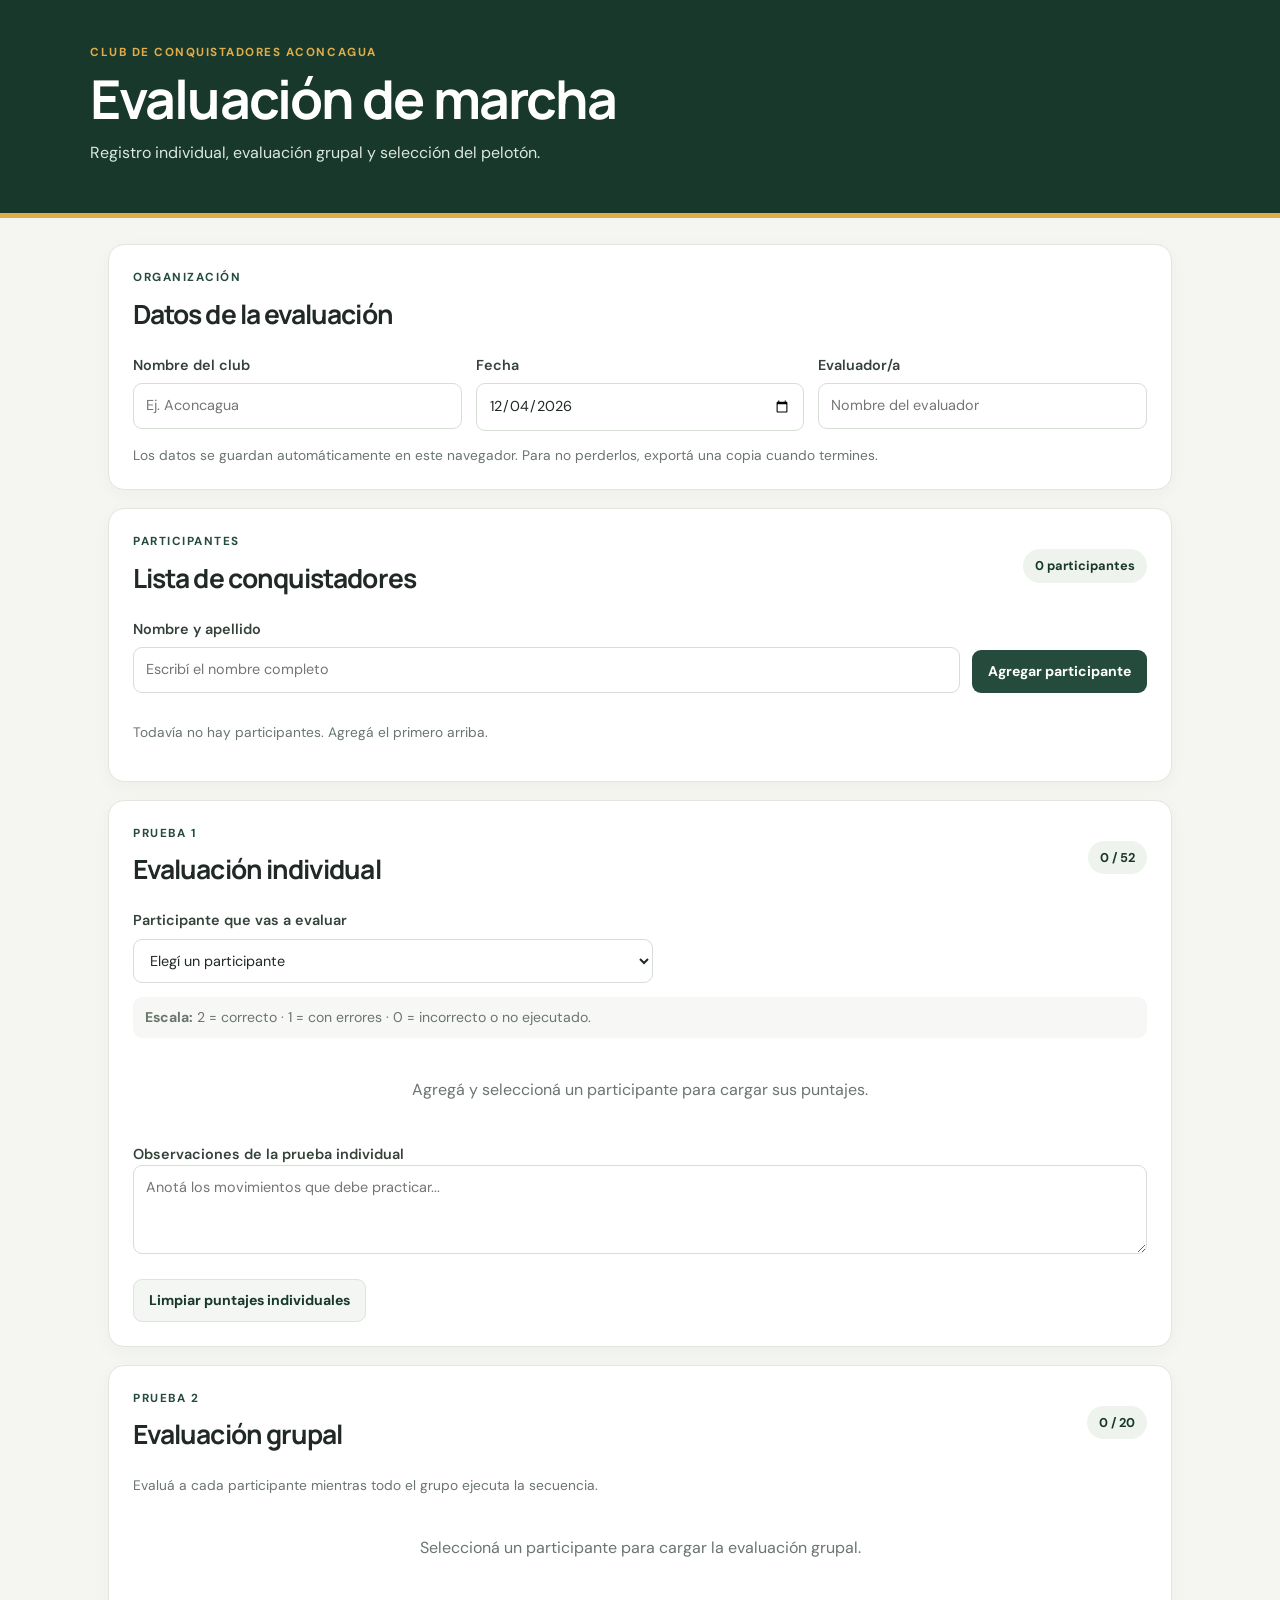
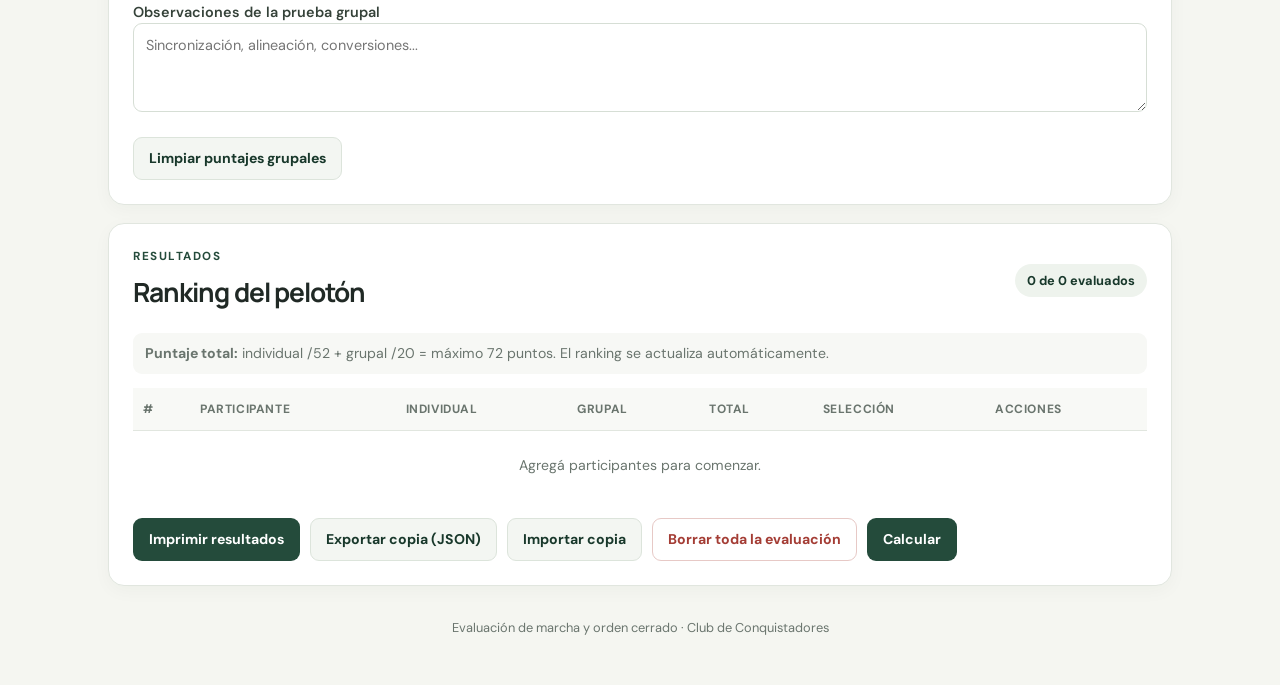
<file: index.html>
<!DOCTYPE html>
<html lang="es">
<head>
  <meta charset="UTF-8">
  <meta name="viewport" content="width=device-width, initial-scale=1.0">
  <title>Evaluación de Marcha | Conquistadores</title>
  <link rel="stylesheet" href="styles.css">
</head>
<body>
  <header class="hero">
    <div class="hero-inner">
      <p class="eyebrow">CLUB DE CONQUISTADORES ACONCAGUA</p>
      <h1>Evaluación de marcha</h1>
      <p class="hero-text">Registro individual, evaluación grupal y selección del pelotón.</p>
    </div>
  </header>

  <main class="container">
    <section class="panel">
      <div class="section-heading">
        <div>
          <p class="eyebrow">ORGANIZACIÓN</p>
          <h2>Datos de la evaluación</h2>
        </div>
      </div>
      <div class="form-grid">
        <label>Nombre del club<input id="clubName" placeholder="Ej. Aconcagua"></label>
        <label>Fecha<input id="eventDate" type="date"></label>
        <label>Evaluador/a<input id="evaluator" placeholder="Nombre del evaluador"></label>
      </div>
      <p class="small-note">Los datos se guardan automáticamente en este navegador. Para no perderlos, exportá una copia cuando termines.</p>
    </section>

    <section class="panel">
      <div class="section-heading">
        <div>
          <p class="eyebrow">PARTICIPANTES</p>
          <h2>Lista de conquistadores</h2>
        </div>
        <span class="counter" id="participantCount">0 participantes</span>
      </div>
      <form id="addForm" class="add-form">
        <label class="grow">Nombre y apellido<input id="participantName" required placeholder="Escribí el nombre completo"></label>
        <button class="btn primary" type="submit">Agregar participante</button>
      </form>
      <div id="participantList" class="participant-list"></div>
    </section>

    <section class="panel" id="evaluationPanel">
      <div class="section-heading">
        <div>
          <p class="eyebrow">PRUEBA 1</p>
          <h2>Evaluación individual</h2>
        </div>
        <span class="score-pill" id="individualTotal">0 / 52</span>
      </div>
      <label class="select-label">Participante que vas a evaluar
        <select id="participantSelect"><option value="">Primero agregá un participante</option></select>
      </label>
      <p class="legend"><b>Escala:</b> 2 = correcto · 1 = con errores · 0 = incorrecto o no ejecutado.</p>
      <div id="individualSections"></div>
      <label class="notes-label">Observaciones de la prueba individual<textarea id="individualNotes" rows="3" placeholder="Anotá los movimientos que debe practicar..."></textarea></label>
      <div class="action-row">
        <button class="btn secondary" id="clearIndividual" type="button">Limpiar puntajes individuales</button>
      </div>
    </section>

    <section class="panel">
      <div class="section-heading">
        <div>
          <p class="eyebrow">PRUEBA 2</p>
          <h2>Evaluación grupal</h2>
        </div>
        <span class="score-pill" id="groupTotal">0 / 20</span>
      </div>
      <p class="muted">Evaluá a cada participante mientras todo el grupo ejecuta la secuencia.</p>
      <div id="groupCriteria"></div>
      <label class="notes-label">Observaciones de la prueba grupal<textarea id="groupNotes" rows="3" placeholder="Sincronización, alineación, conversiones..."></textarea></label>
      <div class="action-row">
        <button class="btn secondary" id="clearGroup" type="button">Limpiar puntajes grupales</button>
      </div>
    </section>

    <section class="panel">
      <div class="section-heading">
        <div>
          <p class="eyebrow">RESULTADOS</p>
          <h2>Ranking del pelotón</h2>
        </div>
        <span class="counter" id="rankSummary">0 evaluados</span>
      </div>
      <p class="legend"><b>Puntaje total:</b> individual /52 + grupal /20 = máximo 72 puntos. El ranking se actualiza automáticamente.</p>
      <div class="table-wrap">
        <table>
          <thead><tr><th>#</th><th>Participante</th><th>Individual</th><th>Grupal</th><th>Total</th><th>Selección</th><th>Acciones</th></tr></thead>
          <tbody id="rankingBody"><tr><td colspan="7" class="empty">Agregá participantes para comenzar.</td></tr></tbody>
        </table>
      </div>
      <div class="action-row wrap">
        <button class="btn primary" id="printBtn" type="button">Imprimir resultados</button>
        <button class="btn secondary" id="exportBtn" type="button">Exportar copia (JSON)</button>
        <label class="btn secondary file-label">Importar copia<input id="importFile" type="file" accept=".json,application/json" hidden></label>
        <button class="btn danger-outline" id="resetAll" type="button">Borrar toda la evaluación</button>
        <a href="calcu.html" target="_blank"><button class="btn primary" id="printBtn" type="button">Calcular</button></a>
      </div>
    </section>

    <footer>Evaluación de marcha y orden cerrado · Club de Conquistadores</footer>
  </main>
  <script src="script.js"></script>
</body>
</html>
</file>
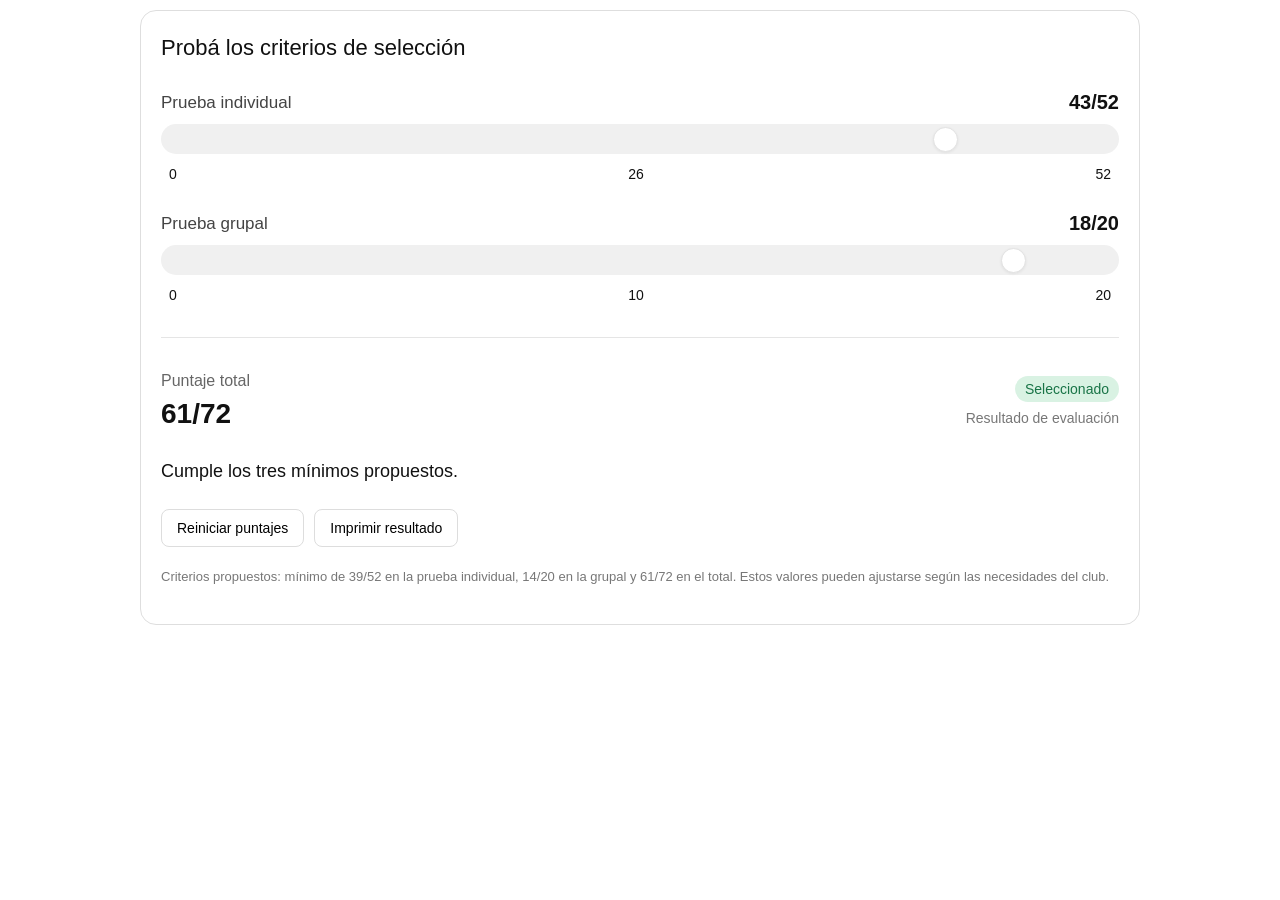
<file: calcu.html>
<!DOCTYPE html>
<html lang="es">
<head>
    <meta charset="UTF-8">
    <meta name="viewport" content="width=device-width, initial-scale=1.0">
    <title>Criterios de selección</title>

    <style>
        * {
            box-sizing: border-box;
        }

        body {
            margin: 0;
            padding: 10px;
            font-family: Arial, Helvetica, sans-serif;
            color: #111;
            background: #fff;
        }

        .tarjeta {
            width: 100%;
            max-width: 1000px;
            margin: 0 auto;
            padding: 24px 20px;
            border: 1px solid #dedede;
            border-radius: 16px;
            background: #fff;
        }

        h2 {
            margin: 0 0 30px;
            font-size: 22px;
            font-weight: 500;
        }

        .prueba {
            margin-bottom: 30px;
        }

        .encabezado {
            display: flex;
            justify-content: space-between;
            align-items: center;
            gap: 10px;
            margin-bottom: 10px;
            color: #444;
            font-size: 17px;
        }

        .valor {
            color: #111;
            font-size: 20px;
            font-weight: 600;
            white-space: nowrap;
        }

        input[type="range"] {
            display: block;
            width: 100%;
            height: 30px;
            margin: 0;
            appearance: none;
            -webkit-appearance: none;
            border-radius: 20px;
            background: #f0f0f0;
            cursor: pointer;
        }

        input[type="range"]::-webkit-slider-thumb {
            appearance: none;
            -webkit-appearance: none;
            width: 25px;
            height: 25px;
            border: 1px solid #e2e2e2;
            border-radius: 50%;
            background: #fff;
            box-shadow: 0 1px 3px #0001;
        }

        input[type="range"]::-moz-range-thumb {
            width: 23px;
            height: 23px;
            border: 1px solid #e2e2e2;
            border-radius: 50%;
            background: #fff;
            box-shadow: 0 1px 3px #0001;
        }

        .escala {
            display: flex;
            justify-content: space-between;
            margin-top: 12px;
            padding: 0 8px;
            font-size: 14px;
        }

        .resultado {
            display: flex;
            justify-content: space-between;
            align-items: center;
            gap: 15px;
            margin-top: 34px;
            padding-top: 34px;
            border-top: 1px solid #e5e5e5;
        }

        .etiqueta {
            margin-bottom: 8px;
            color: #666;
            font-size: 16px;
        }

        .total {
            font-size: 28px;
            font-weight: 600;
        }

        .estado-contenedor {
            text-align: right;
        }

        .estado {
            display: inline-block;
            padding: 5px 10px;
            border-radius: 20px;
            font-size: 14px;
            white-space: nowrap;
        }

        .seleccionado {
            color: #197447;
            background: #d9f2e3;
        }

        .consideracion {
            color: #8a5b00;
            background: #fff0c2;
        }

        .practica {
            color: #a12d2d;
            background: #f9dddd;
        }

        .sin-evaluar {
            color: #555;
            background: #eeeeee;
        }

        .subtitulo {
            margin-top: 8px;
            color: #777;
            font-size: 14px;
        }

        .mensaje {
            margin-top: 28px;
            font-size: 18px;
            line-height: 1.5;
        }

        .botones {
            display: flex;
            flex-wrap: wrap;
            gap: 10px;
            margin-top: 24px;
        }

        button {
            padding: 10px 15px;
            border: 1px solid #ddd;
            border-radius: 8px;
            background: #fff;
            font-size: 14px;
            cursor: pointer;
        }

        button:hover {
            background: #f5f5f5;
        }

        .nota {
            margin-top: 20px;
            color: #777;
            font-size: 13px;
            line-height: 1.5;
        }

        @media (max-width: 500px) {
            .tarjeta {
                padding: 20px 14px;
            }

            h2 {
                font-size: 20px;
            }

            .encabezado {
                font-size: 15px;
            }

            .valor {
                font-size: 18px;
            }

            .total {
                font-size: 25px;
            }

            .mensaje {
                font-size: 16px;
            }
        }
    </style>
</head>

<body>

    <main class="tarjeta">
        <h2>Probá los criterios de selección</h2>

        <div class="prueba">
            <div class="encabezado">
                <label for="individual">Prueba individual</label>
                <span class="valor">
                    <span id="valorIndividual">43</span>/52
                </span>
            </div>

            <input
                type="range"
                id="individual"
                min="0"
                max="52"
                value="43"
            >

            <div class="escala">
                <span>0</span>
                <span>26</span>
                <span>52</span>
            </div>
        </div>

        <div class="prueba">
            <div class="encabezado">
                <label for="grupal">Prueba grupal</label>
                <span class="valor">
                    <span id="valorGrupal">18</span>/20
                </span>
            </div>

            <input
                type="range"
                id="grupal"
                min="0"
                max="20"
                value="18"
            >

            <div class="escala">
                <span>0</span>
                <span>10</span>
                <span>20</span>
            </div>
        </div>

        <div class="resultado">
            <div>
                <div class="etiqueta">Puntaje total</div>
                <div class="total">
                    <span id="total">61</span>/72
                </div>
            </div>

            <div class="estado-contenedor">
                <span id="estado" class="estado seleccionado">
                    Seleccionado
                </span>
                <div class="subtitulo">Resultado de evaluación</div>
            </div>
        </div>

        <div id="mensaje" class="mensaje">
            Cumple los tres mínimos propuestos.
        </div>

        <div class="botones">
            <button type="button" id="reiniciar">Reiniciar puntajes</button>
            <button type="button" id="imprimir">Imprimir resultado</button>
        </div>

        <p class="nota">
            Criterios propuestos: mínimo de 39/52 en la prueba individual,
            14/20 en la grupal y 61/72 en el total. Estos valores pueden
            ajustarse según las necesidades del club.
        </p>
    </main>

    <script>
        const individual = document.getElementById("individual");
        const grupal = document.getElementById("grupal");

        const valorIndividual = document.getElementById("valorIndividual");
        const valorGrupal = document.getElementById("valorGrupal");
        const totalElemento = document.getElementById("total");

        const estado = document.getElementById("estado");
        const mensaje = document.getElementById("mensaje");

        function actualizarResultado() {
            const puntosIndividuales = Number(individual.value);
            const puntosGrupales = Number(grupal.value);
            const total = puntosIndividuales + puntosGrupales;

            valorIndividual.textContent = puntosIndividuales;
            valorGrupal.textContent = puntosGrupales;
            totalElemento.textContent = total;

            estado.className = "estado";

            if (
                puntosIndividuales >= 39 &&
                puntosGrupales >= 14 &&
                total >= 61
            ) {
                estado.textContent = "Seleccionado";
                estado.classList.add("seleccionado");

                mensaje.textContent =
                    "Cumple los tres mínimos propuestos.";
            } else if (total >= 51) {
                estado.textContent = "En consideración";
                estado.classList.add("consideracion");

                if (total >= 61) {
                    mensaje.textContent =
                        "Tiene buen puntaje total, pero no cumple " +
                        "todos los mínimos individuales y grupales.";
                } else {
                    mensaje.textContent =
                        "Está cerca del mínimo de selección. " +
                        "Se recomienda revisar sus puntos fuertes y mejorar.";
                }
            } else {
                estado.textContent = "Requiere práctica";
                estado.classList.add("practica");

                mensaje.textContent =
                    "Necesita mejorar su desempeño antes de cumplir " +
                    "los criterios propuestos.";
            }
        }

        individual.addEventListener("input", actualizarResultado);
        grupal.addEventListener("input", actualizarResultado);

        document.getElementById("reiniciar").addEventListener("click", () => {
            individual.value = 0;
            grupal.value = 0;
            actualizarResultado();
        });

        document.getElementById("imprimir").addEventListener("click", () => {
            window.print();
        });

        actualizarResultado();
    </script>

</body>
</html>
</file>
<file: styles.css>
@import url('https://fonts.googleapis.com/css2?family=DM+Sans:wght@400;500;600;700&family=Manrope:wght@400;500;600;700;800&display=swap');

:root {
  --ink: #202925;
  --muted: #6a756e;
  --green: #244b3b;
  --green-dark: #18382b;
  --gold: #e0ad49;
  --paper: #f5f6f1;
  --line: #e1e6df;
  --white: #ffffff;
  --soft: #eef3ed;
  --red: #a43d35;
}
* { box-sizing: border-box; }
body { margin: 0; background: var(--paper); color: var(--ink); font-family: 'DM Sans', Arial, sans-serif; line-height: 1.5; }
.hero { background: var(--green-dark); color: white; padding: 44px 22px 48px; border-bottom: 5px solid var(--gold); }
.hero-inner, .container { max-width: 1100px; margin: 0 auto; }
.eyebrow { margin: 0 0 8px; color: var(--gold); font-size: .73rem; font-weight: 700; letter-spacing: .13em; }
h1, h2, h3 { font-family: 'Manrope', sans-serif; margin: 0; letter-spacing: -.035em; }
h1 { font-size: clamp(2rem, 5vw, 3.35rem); line-height: 1.08; }
.hero-text { color: #dce7df; margin: 14px 0 0; max-width: 620px; }
.container { padding: 26px 18px 48px; }
.panel { background: var(--white); border: 1px solid var(--line); border-radius: 16px; padding: 24px; margin-bottom: 18px; box-shadow: 0 5px 18px rgba(25, 52, 39, .035); }
.section-heading { display: flex; align-items: center; justify-content: space-between; gap: 16px; margin-bottom: 20px; }
.section-heading h2 { font-size: clamp(1.25rem, 3vw, 1.65rem); }
.section-heading .eyebrow { color: var(--green); }
.form-grid { display: grid; grid-template-columns: repeat(3, 1fr); gap: 14px; }
label { display: flex; flex-direction: column; gap: 7px; color: #354239; font-size: .9rem; font-weight: 600; }
input, select, textarea { width: 100%; border: 1px solid #d6ded5; background: #fff; color: var(--ink); border-radius: 9px; padding: 11px 12px; font: inherit; font-weight: 400; outline: none; }
input:focus, select:focus, textarea:focus { border-color: var(--green); box-shadow: 0 0 0 3px rgba(36,75,59,.1); }
.small-note, .muted { color: var(--muted); font-size: .86rem; }
.small-note { margin: 14px 0 0; }
.add-form { display: flex; align-items: end; gap: 12px; }
.grow { flex: 1; }
.btn { display: inline-flex; justify-content: center; align-items: center; gap: 8px; min-height: 42px; padding: 10px 15px; border: 1px solid transparent; border-radius: 9px; cursor: pointer; font: inherit; font-size: .88rem; font-weight: 700; text-decoration: none; transition: .15s ease; white-space: nowrap; }
.btn:hover { transform: translateY(-1px); }
.primary { color: white; background: var(--green); }
.primary:hover { background: var(--green-dark); }
.secondary { background: #f3f6f2; color: var(--green-dark); border-color: #dce4db; }
.danger-outline { background: white; color: var(--red); border-color: #e7c9c6; }
.counter, .score-pill { background: var(--soft); color: var(--green-dark); border-radius: 999px; padding: 7px 12px; font-size: .8rem; font-weight: 700; white-space: nowrap; }
.participant-list { display: flex; flex-wrap: wrap; gap: 8px; margin-top: 16px; }
.person-chip { display: flex; align-items: center; gap: 8px; background: #f6f8f5; border: 1px solid var(--line); padding: 7px 9px 7px 12px; border-radius: 9px; font-size: .84rem; }
.person-chip button { border: 0; background: transparent; color: var(--red); cursor: pointer; font-size: 1.1rem; line-height: 1; }
.select-label { max-width: 520px; margin-bottom: 14px; }
.legend { font-size: .88rem; color: var(--muted); background: #f7f8f5; border-radius: 9px; padding: 10px 12px; }
.eval-section { margin-top: 22px; }
.eval-section h3 { font-size: 1rem; margin-bottom: 10px; }
.eval-list { border: 1px solid var(--line); border-radius: 11px; overflow: hidden; }
.eval-item { display: grid; grid-template-columns: minmax(0, 1fr) 170px; align-items: center; gap: 12px; padding: 12px 14px; border-bottom: 1px solid var(--line); }
.eval-item:last-child { border-bottom: 0; }
.move-name { font-size: .9rem; }
.move-number { color: var(--muted); font-size: .76rem; display: inline-block; min-width: 25px; }
.score-options { display: flex; justify-content: flex-end; gap: 5px; }
.score-option { width: 42px; height: 36px; padding: 0; border: 1px solid #d8e0d6; background: white; color: #455248; border-radius: 8px; cursor: pointer; font-weight: 700; }
.score-option.active { background: var(--green); border-color: var(--green); color: white; }
.score-option:focus-visible, .btn:focus-visible { outline: 3px solid #e0ad49; outline-offset: 2px; }
.group-row { display: grid; grid-template-columns: minmax(0,1fr) 190px; align-items: center; gap: 12px; padding: 14px 0; border-bottom: 1px solid var(--line); }
.group-row:last-child { border-bottom: 0; }
.group-row p { margin: 0; font-weight: 600; }
.group-row small { color: var(--muted); }
.notes-label { display: block; margin-top: 18px; }
.action-row { display: flex; align-items: center; gap: 10px; margin-top: 18px; }
.action-row.wrap { flex-wrap: wrap; }
.table-wrap { overflow-x: auto; }
table { width: 100%; border-collapse: collapse; font-size: .88rem; }
th, td { text-align: left; padding: 12px 10px; border-bottom: 1px solid var(--line); }
th { color: var(--muted); font-size: .75rem; text-transform: uppercase; letter-spacing: .05em; background: #f8f9f6; }
tbody tr:last-child td { border-bottom: 0; }
.total-cell { font-weight: 800; color: var(--green-dark); }
.rank-number { display: inline-flex; align-items: center; justify-content: center; width: 27px; height: 27px; border-radius: 50%; background: var(--soft); font-weight: 700; }
.status-select { min-width: 140px; padding: 7px 8px; font-size: .82rem; }
.table-action { border: 0; background: transparent; color: var(--green); cursor: pointer; font-weight: 700; }
.empty { text-align: center; color: var(--muted); padding: 24px; }
.file-label { cursor: pointer; }
footer { text-align: center; color: var(--muted); padding: 14px 0 0; font-size: .8rem; }
@media (max-width: 700px) {
  .hero { padding: 34px 20px 38px; }
  .container { padding: 16px 10px 32px; }
  .panel { padding: 17px; border-radius: 13px; }
  .form-grid { grid-template-columns: 1fr; }
  .add-form { align-items: stretch; flex-direction: column; }
  .add-form .btn { width: 100%; }
  .section-heading { align-items: flex-start; }
  .eval-item { grid-template-columns: minmax(0, 1fr); gap: 9px; }
  .score-options { justify-content: flex-start; }
  .group-row { grid-template-columns: 1fr; gap: 8px; }
  .group-row .score-options { justify-content: flex-start; }
  .action-row .btn, .file-label { flex: 1 1 100%; }
}
@media print {
  body { background: white; }
  .hero { padding: 20px; color: black; background: white; border-bottom: 2px solid #333; }
  .hero .eyebrow, .hero-text { color: #333; }
  .container { max-width: none; padding: 12px; }
  .panel { box-shadow: none; break-inside: avoid; padding: 14px; margin-bottom: 10px; }
  .btn, .add-form, .participant-list, .select-label, #individualSections, #groupCriteria, .notes-label, .small-note, .muted, footer { display: none !important; }
  #evaluationPanel { display: none; }
  table { font-size: 10pt; }
  th, td { padding: 7px; }
  .action-row { display: none; }
}

a{
  text-decoration: none;
  color: white;
}
</file>
